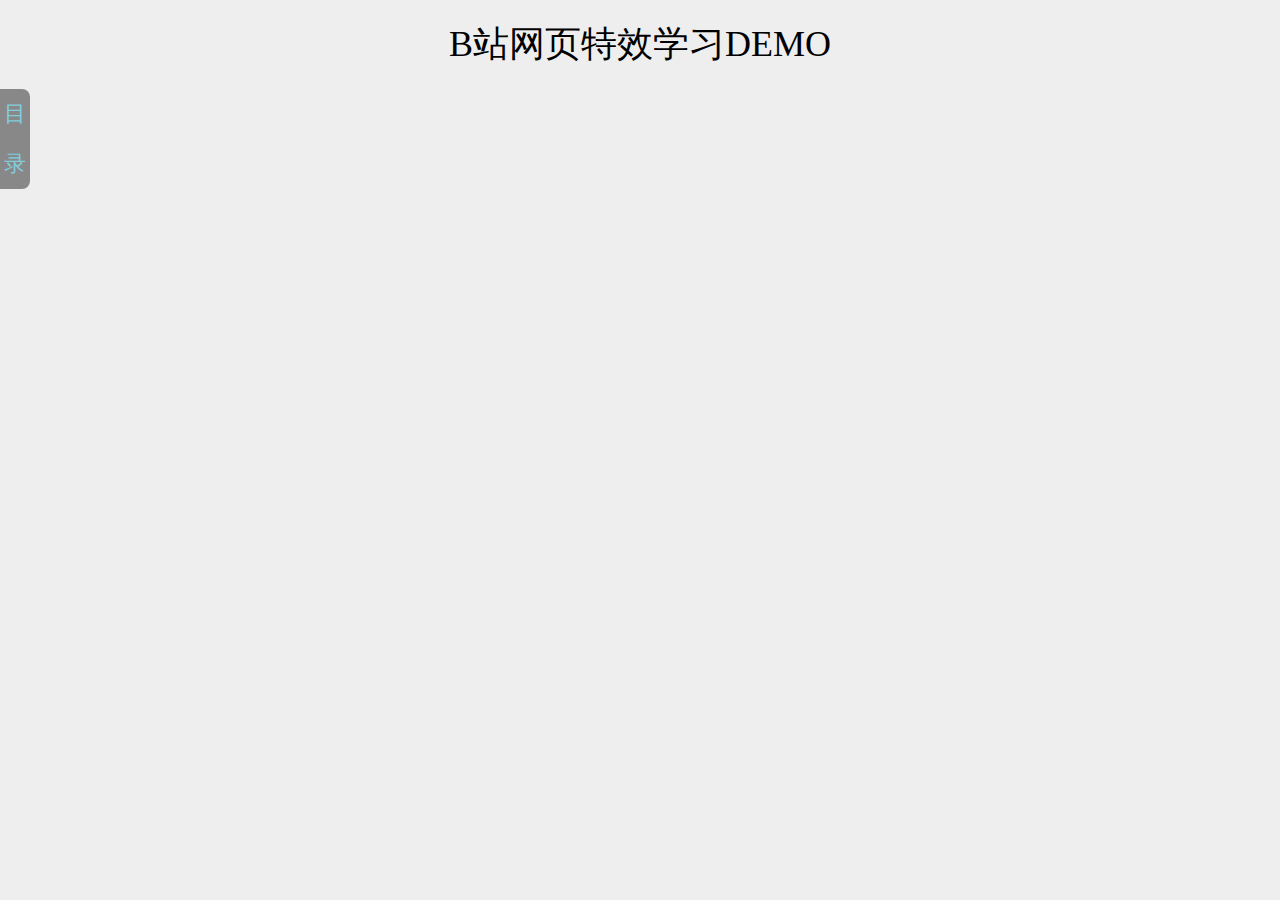
<file: Themes/index.html>
<!DOCTYPE html>
<html lang="en">
	<head>
		<meta charset="UTF-8" />
		<meta name="viewport" content="width=device-width, initial-scale=1.0" />
		<meta http-equiv="X-UA-Compatible" content="ie=edge" />
		<title>Login</title>
		<style>
			body {
				margin: 0;
				padding: 0;
				background: #eee;
				min-height: 100vh;
			}
			.title {
				margin: 0;
				padding: 20px;
				font-size: 36px;
				text-align: center;
			}
			.nav {
				min-height: 80vh;
				width: 180px;
				background: #888888;
				border-radius: 0 0 10px 0;
				display: flex;
				flex-direction: column;
				justify-content: space-around;
				align-items: stretch;
				transition: 0.4s;
				position: relative;
				left: -180px;
			}
			.nav::before {
				content: '目录';
				width: 30px;
				height: 100px;
				border-radius: 0 8px 8px 0;
				background: #888888;
				position: absolute;
				top: 0px;
				right: -30px;
				font-family: '宋体';
				font-size: 22px;
				text-align: center;
				line-height: 50px;
				color: #82ccdd;
			}
			.nav:hover {
				left: 0;
			}
			.btn {
				height: 40px;
				flex-grow: 1;
				display: flex;
				align-items: center;
				justify-content: center;
			}
			.btn a {
				color: #82ccdd;
				text-decoration: none;
				font-size: 16px;
				transition: 0.4s;
				font-family: '宋体';
			}
			.btn a:hover {
				font-size: 20px;
				color: white;
			}
		</style>
	</head>
	<body>
		<p class="title">B站网页特效学习DEMO</p>
		<div class="nav">
			<div class="btn"><a href="./src/Login.html">登录页</a></div>
			<div class="btn"><a href="./src/Loading1.html">加载效果</a></div>
			<div class="btn"><a href="./src/LayeredImage.html">分层图片</a></div>
			<div class="btn"><a href="./src/SearchBox.html">搜索框</a></div>
			<div class="btn"><a href="./src/SocialMediaButtons.html">社交按钮</a></div>
			<div class="btn"><a href="./src/FloatPhoto.html">图片悬浮效果</a></div>
			<div class="btn"><a href="./src/FlexLayout.html">自适应布局导航</a></div>
			<div class="btn"><a href="./src/FlexAlbum.html">自适相册</a></div>
			<div class="btn"><a href="./src/FlexCard.html">自适应卡片UI设计</a></div>
			<div class="btn"><a href="./src/GradientBorderEffects.html">荧光边框</a></div>
			<div class="btn"><a href="./src/Login1.html">登录页1</a></div>
			<div class="btn"><a href="./src/Testimonia.html">滑动评论列表</a></div>
			<div class="btn"><a href="./src/Login2.html">登录页2</a></div>
			<div class="btn"><a href="./src/Weathder.html">动态晴阴雨雪</a></div>
		</div>
	</body>
</html>
</file>
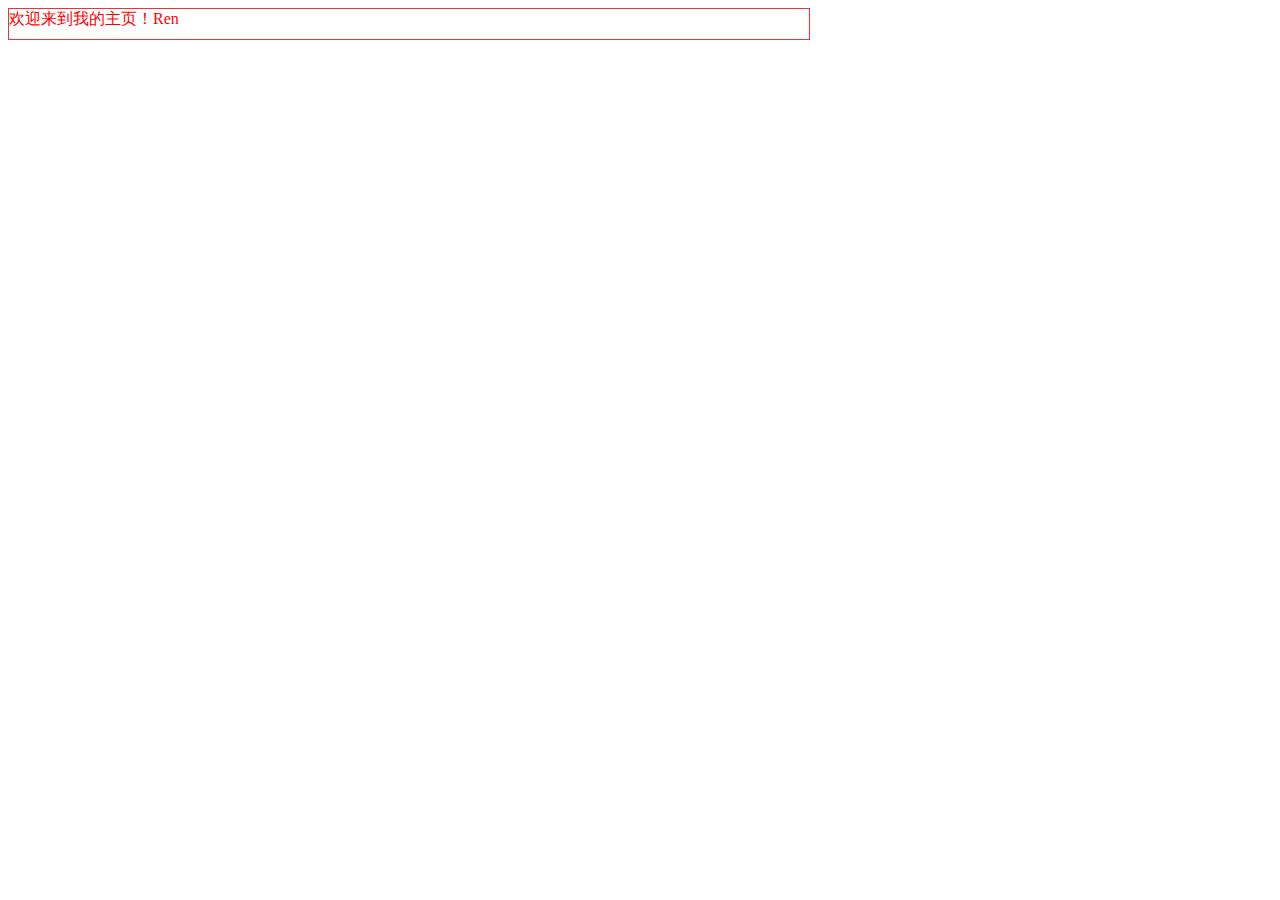
<file: test.html>
<html>
<head>
    <meta http-equiv="Content-Type" content="text/html; charset=utf-8" />
    <title>opooc</title>

</head>
<style >
div{
    width: 800px;
    height: 30px;
    border:1px
    solid #ef3333;
    color: red;
}
</style>
<body>
<div id = "test"></div>
<script >
    var text = "欢迎来到我的主页！RenChenghan - by PC Group";
    var num = text.length;

    var i =0;
    function show() {
        var shower = text.substr(0,i);
        document.getElementById("test").innerHTML = shower;
        i++;
        if(i + 1 >= num){
            clearInterval("done");
        }
    }
    var done=setInterval("show()",50);


</script>
</body>

</html>
</file>
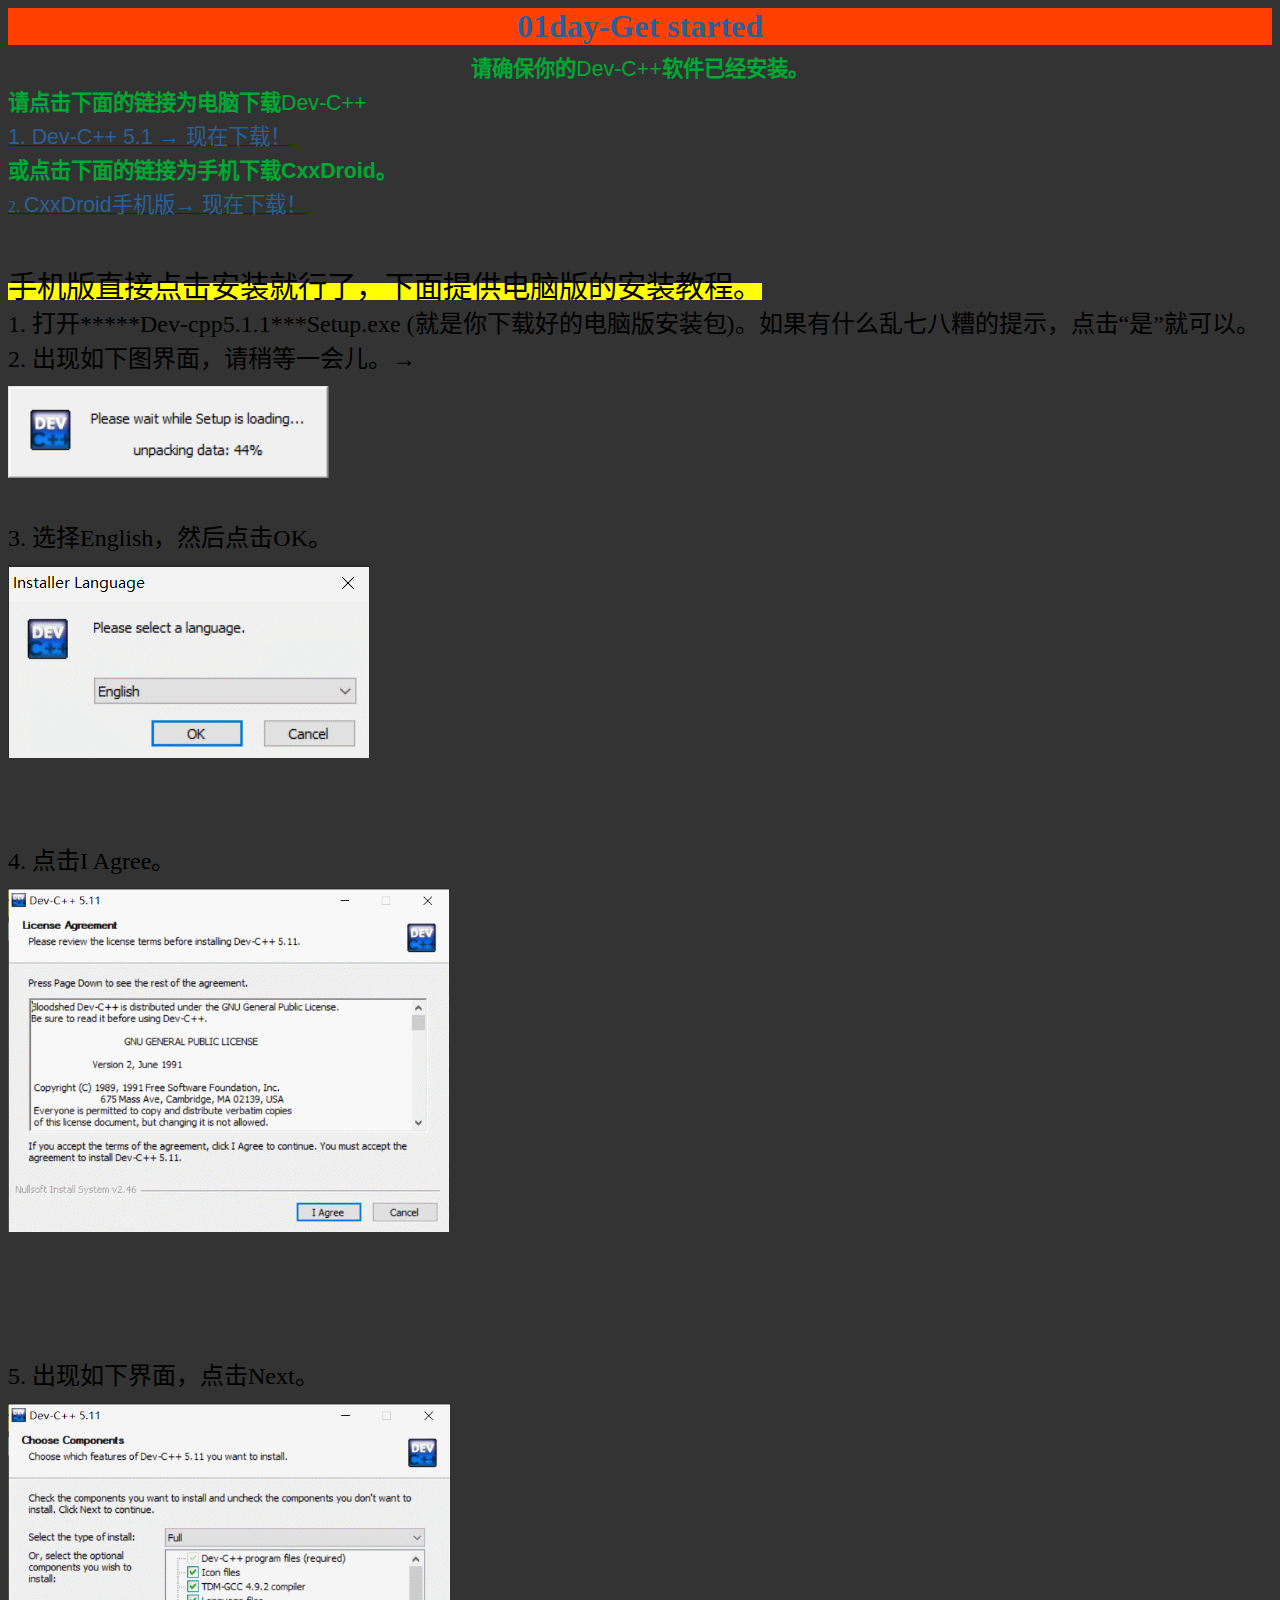
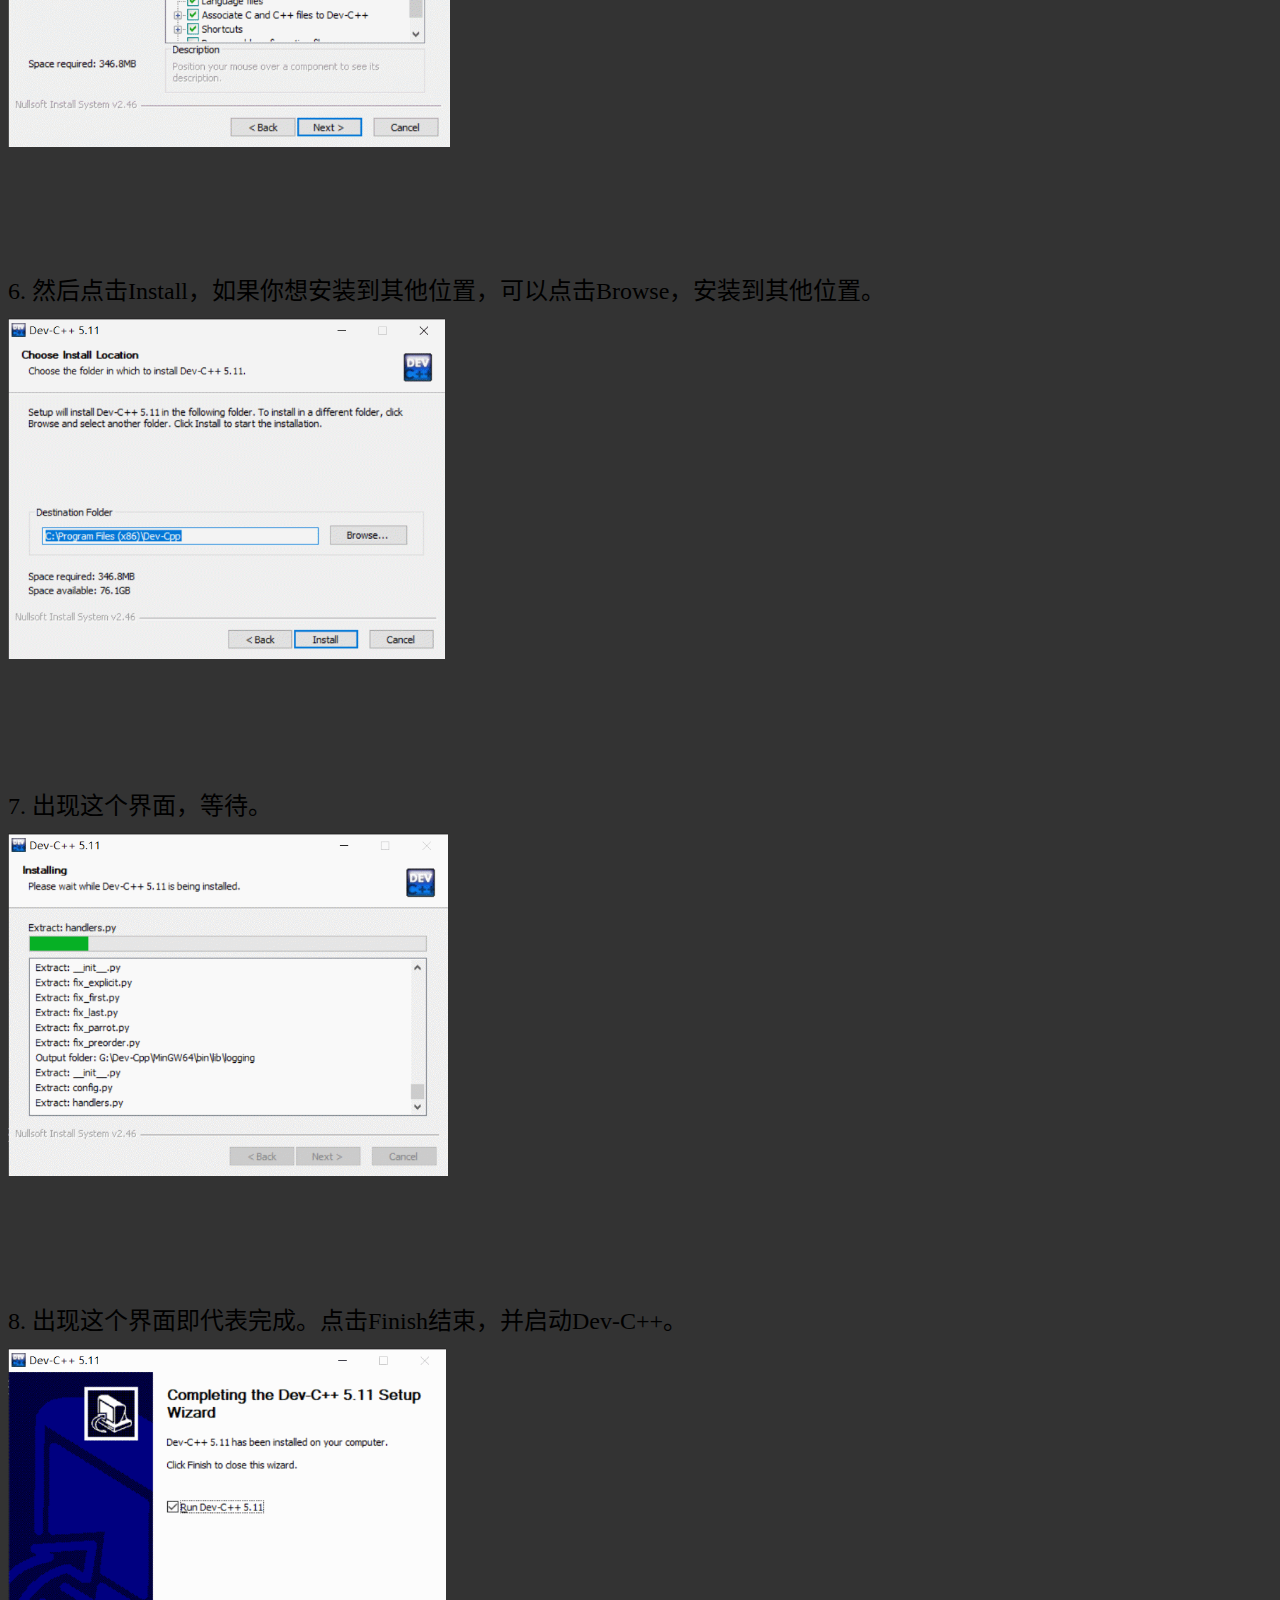
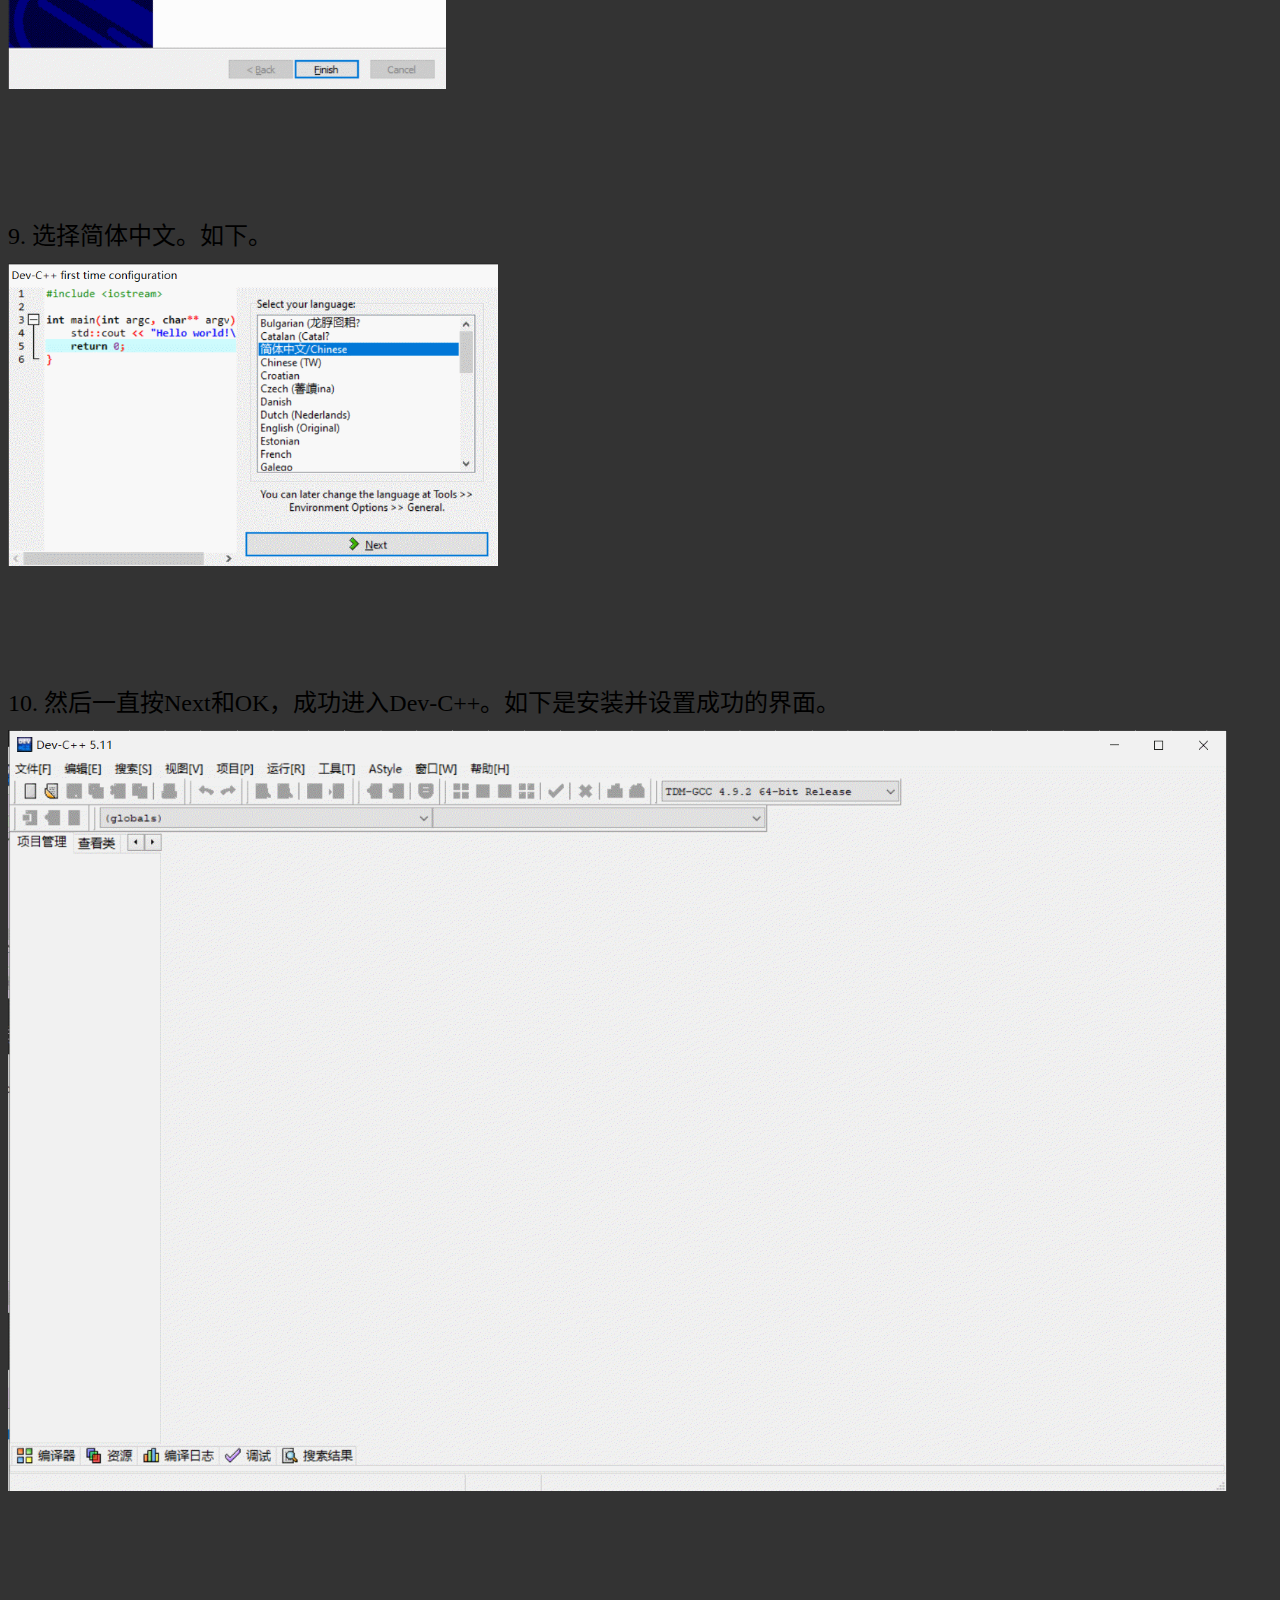
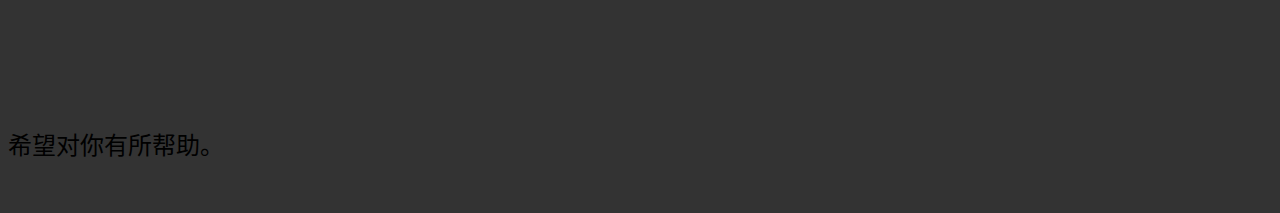
<file: day/01day.html>
<!DOCTYPE html>
<html>
<head>
	<meta http-equiv="content-type" content="text/html; charset=utf-8"/>
	<title>RenChenghan的主页 - 欢迎！</title>
	<meta name="generator" content="LibreOffice 7.5.4.2 (Windows)"/>
	<meta name="created" content="2023-11-11T12:06:05.945000000"/>
	<meta name="changed" content="2023-11-12T09:51:21.550000000"/>
	<style type="text/css">
		h1 { text-align: center; margin-top: 0.1cm; margin-bottom: 0.1cm; background: #ff4000 }
		h1.western { so-language: en-US }
		p { margin-bottom: 0.1cm; border: none; padding: 0cm }
	</style>
</head>
<body lang="zh-CN" bgcolor="#333333" dir="ltr"><h1 class="cjk"><font face="Noto Sans"><font size="6" style="font-size: 24pt"><span lang="en-US"><font color="#2a6099"><span style="text-decoration: none">01</span></font><font color="#2a6099"><span style="text-decoration: none">day-Get
started</span></font></span></font></font></h1>
<p align="center" style="line-height: 100%"><font color="#00a933"><font size="4" style="font-size: 16pt"><b>请确保你的</b></font><font face="Impact, sans-serif"><font size="4" style="font-size: 16pt"><span lang="en-US"><span style="font-weight: normal">Dev-C++</span></span></font></font><font size="4" style="font-size: 16pt"><b>软件已经安装。</b></font></font></p>
<p align="left" style="line-height: 100%"><font color="#00a933"><font size="4" style="font-size: 16pt"><b>请点击下面的链接为电脑下载</b></font><font face="Impact, sans-serif"><font size="4" style="font-size: 16pt"><span lang="en-US"><span style="font-weight: normal">Dev-C++</span></span></font></font></font></p>
<p style="line-height: 100%"><font face="Liberation Serif, serif"><span lang="en-US"><a href="https://sourceforge.net/projects/dev-cpp/files/latest/download"><font color="#2a6099"><span style="text-decoration: none"><font face="Arial, sans-serif"><font size="4" style="font-size: 16pt"><span lang="en-US">1.
Dev-C++ 5.1 → </span></font></font></span></font></span></font><font color="#2a6099"><span style="text-decoration: none"><font face="微软雅黑, sans-serif"><font size="4" style="font-size: 16pt">现在下载！</font></font></span></font></a></p>
<p style="line-height: 100%"><font color="#00a933"><font size="4" style="font-size: 16pt"><b>或点击下面的链接为手机下载</b></font><font face="Impact, sans-serif"><font size="4" style="font-size: 16pt"><span lang="en-US"><b>CxxDroid</b></span></font></font><font size="4" style="font-size: 16pt"><b>。</b></font></font></p>
<p style="line-height: 100%"><font face="Liberation Serif, serif"><span lang="en-US"><a href="http://ay1.313033.com:3000/apkrj/ru.iiec.cxxdroid.apk?key=201e3ecc64658ba3f5962a08e0ada487&amp;uskey=684a407df441e3b55251fc0b784c68f3"><font color="#2a6099"><span style="text-decoration: none">2.
</span></font><font color="#2a6099"><span style="text-decoration: none"><font face="Arial, sans-serif"><font size="4" style="font-size: 16pt">CxxDroid</font></font></span></font></span></font><font color="#2a6099"><span style="text-decoration: none"><font face="Arial, sans-serif"><font size="4" style="font-size: 16pt">手机版→
现在下载！</font></font></span></font></a></p>
<p style="line-height: 100%"><br/>
<br/>

</p>
<p style="line-height: 100%"><span style="background: #ffff00"><font size="6" style="font-size: 22pt">手机版直接点击安装就行了，下面提供电脑版的安装教程。</font></span></p>
<p style="line-height: 100%"><font face="Liberation Serif, serif"><font size="5" style="font-size: 18pt"><span lang="en-US"><span style="background: transparent">1.
</span></font></font><font size="5" style="font-size: 18pt">打开</font><font face="Liberation Serif, serif"><font size="5" style="font-size: 18pt"><span lang="en-US">*****Dev-cpp5.1.1***Setup.exe
(</span></font></font><font size="5" style="font-size: 18pt">就是你下载好的电脑版安装包</font><font face="Liberation Serif, serif"><font size="5" style="font-size: 18pt"><span lang="en-US">)</span></font></font><font size="5" style="font-size: 18pt">。如果有什么乱七八糟的提示，点击“是”就可以。</font></span></p>
<p style="line-height: 100%"><font face="Liberation Serif, serif"><font size="5" style="font-size: 18pt"><span lang="en-US"><span style="background: transparent">2.
</span></font></font><font size="5" style="font-size: 18pt">出现如下图界面，请稍等一会儿。→</font></span></p>
<p style="line-height: 100%"><img src="../png/Setup0.png" name="图像1" align="left" width="321" height="92" border="0"/>
<br/>
<br/>

</p>
<p style="line-height: 100%"><br/>
<br/>

</p>
<p style="line-height: 100%"><br/>
<br/>

</p>
<p style="line-height: 100%"><font face="Liberation Serif, serif"><font size="5" style="font-size: 18pt"><span lang="en-US"><span style="background: transparent">3.
</span></font></font><font size="5" style="font-size: 18pt">选择</font><font face="Liberation Serif, serif"><font size="5" style="font-size: 18pt"><span lang="en-US">English</span></font></font><font size="5" style="font-size: 18pt">，然后点击</font><font face="Liberation Serif, serif"><font size="5" style="font-size: 18pt"><span lang="en-US">OK</span></font></font><font size="5" style="font-size: 18pt">。</font></span></p>
<p style="line-height: 100%"><img src="01day_html_74218872763f4d8c.gif" name="图像2" align="left" width="361" height="193" border="0"/>
<br/>
<br/>

</p>
<p style="line-height: 100%"><br/>
<br/>

</p>
<p style="line-height: 100%"><br/>
<br/>

</p>
<p style="line-height: 100%"><br/>
<br/>

</p>
<p style="line-height: 100%"><br/>
<br/>

</p>
<p style="line-height: 100%"><br/>
<br/>

</p>
<p style="line-height: 100%"><font face="Liberation Serif, serif"><font size="5" style="font-size: 18pt"><span lang="en-US"><span style="background: transparent">4.
</span></font></font><font size="5" style="font-size: 18pt">点击</font><font face="Liberation Serif, serif"><font size="5" style="font-size: 18pt"><span lang="en-US">I
Agree</span></font></font><font size="5" style="font-size: 18pt">。</font></span></p>
<p style="line-height: 100%"><img src="01day_html_b5dd8178cfbf89ac.gif" name="图像3" align="left" width="441" height="344" border="0"/>
<br/>
<br/>

</p>
<p style="line-height: 100%"><br/>
<br/>

</p>
<p style="line-height: 100%"><br/>
<br/>

</p>
<p style="line-height: 100%"><br/>
<br/>

</p>
<p style="line-height: 100%"><br/>
<br/>

</p>
<p style="line-height: 100%"><br/>
<br/>

</p>
<p style="line-height: 100%"><br/>
<br/>

</p>
<p style="line-height: 100%"><br/>
<br/>

</p>
<p style="line-height: 100%"><br/>
<br/>

</p>
<p style="line-height: 100%"><br/>
<br/>

</p>
<p style="line-height: 100%"><font face="Liberation Serif, serif"><font size="5" style="font-size: 18pt"><span lang="en-US"><span style="background: transparent">5.
</span></font></font><font size="5" style="font-size: 18pt">出现如下界面，点击</font><font face="Liberation Serif, serif"><font size="5" style="font-size: 18pt"><span lang="en-US">Next</span></font></font><font size="5" style="font-size: 18pt">。</font></span></p>
<p style="line-height: 100%"><img src="01day_html_58a41d34ef9e4f02.gif" name="图像4" align="left" width="442" height="344" border="0"/>
<br/>
<br/>

</p>
<p style="line-height: 100%"><br/>
<br/>

</p>
<p style="line-height: 100%"><br/>
<br/>

</p>
<p style="line-height: 100%"><br/>
<br/>

</p>
<p style="line-height: 100%"><br/>
<br/>

</p>
<p style="line-height: 100%"><br/>
<br/>

</p>
<p style="line-height: 100%"><br/>
<br/>

</p>
<p style="line-height: 100%"><br/>
<br/>

</p>
<p style="line-height: 100%"><br/>
<br/>

</p>
<p style="line-height: 100%"><br/>
<br/>

</p>
<p style="line-height: 100%"><font face="Liberation Serif, serif"><font size="5" style="font-size: 18pt"><span lang="en-US"><span style="background: transparent">6.
</span></font></font><font size="5" style="font-size: 18pt">然后点击</font><font face="Liberation Serif, serif"><font size="5" style="font-size: 18pt"><span lang="en-US">Install</span></font></font><font size="5" style="font-size: 18pt">，如果你想安装到其他位置，可以点击</font><font face="Liberation Serif, serif"><font size="5" style="font-size: 18pt"><span lang="en-US">Browse</span></font></font><font size="5" style="font-size: 18pt">，安装到其他位置。</font></span></p>
<p style="line-height: 100%"><img src="01day_html_1141dd5083eda07d.gif" name="图像5" align="left" width="437" height="341" border="0"/>
<br/>
<br/>

</p>
<p style="line-height: 100%"><br/>
<br/>

</p>
<p style="line-height: 100%"><br/>
<br/>

</p>
<p style="line-height: 100%"><br/>
<br/>

</p>
<p style="line-height: 100%"><br/>
<br/>

</p>
<p style="line-height: 100%"><br/>
<br/>

</p>
<p style="line-height: 100%"><br/>
<br/>

</p>
<p style="line-height: 100%"><br/>
<br/>

</p>
<p style="line-height: 100%"><br/>
<br/>

</p>
<p style="line-height: 100%"><br/>
<br/>

</p>
<p style="line-height: 100%"><font face="Liberation Serif, serif"><font size="5" style="font-size: 18pt"><span lang="en-US"><span style="background: transparent">7.
</span></font></font><font size="5" style="font-size: 18pt">出现这个界面，等待。</font></span></p>
<p style="line-height: 100%"><img src="01day_html_8deb7d5bdb23a74b.gif" name="图像6" align="left" width="440" height="343" border="0"/>
<br/>
<br/>

</p>
<p style="line-height: 100%"><br/>
<br/>

</p>
<p style="line-height: 100%"><br/>
<br/>

</p>
<p style="line-height: 100%"><br/>
<br/>

</p>
<p style="line-height: 100%"><br/>
<br/>

</p>
<p style="line-height: 100%"><br/>
<br/>

</p>
<p style="line-height: 100%"><br/>
<br/>

</p>
<p style="line-height: 100%"><br/>
<br/>

</p>
<p style="line-height: 100%"><br/>
<br/>

</p>
<p style="line-height: 100%"><br/>
<br/>

</p>
<p style="line-height: 100%"><font face="Liberation Serif, serif"><font size="5" style="font-size: 18pt"><span lang="en-US"><span style="background: transparent">8.
</span></font></font><font size="5" style="font-size: 18pt">出现这个界面即代表完成。点击</font><font face="Liberation Serif, serif"><font size="5" style="font-size: 18pt"><span lang="en-US">Finish</span></font></font><font size="5" style="font-size: 18pt">结束，并启动</font><font face="Liberation Serif, serif"><font size="5" style="font-size: 18pt"><span lang="en-US">Dev-C++</span></font></font><font size="5" style="font-size: 18pt">。</font></span></p>
<p style="line-height: 100%"><img src="01day_html_4f688d5b9ae83c60.gif" name="图像7" align="left" width="438" height="341" border="0"/>
<br/>
<br/>

</p>
<p style="line-height: 100%"><br/>
<br/>

</p>
<p style="line-height: 100%"><br/>
<br/>

</p>
<p style="line-height: 100%"><br/>
<br/>

</p>
<p style="line-height: 100%"><br/>
<br/>

</p>
<p style="line-height: 100%"><br/>
<br/>

</p>
<p style="line-height: 100%"><br/>
<br/>

</p>
<p style="line-height: 100%"><br/>
<br/>

</p>
<p style="line-height: 100%"><br/>
<br/>

</p>
<p style="line-height: 100%"><br/>
<br/>

</p>
<p style="line-height: 100%"><font face="Liberation Serif, serif"><font size="5" style="font-size: 18pt"><span lang="en-US"><span style="background: transparent">9.
</span></font></font><font size="5" style="font-size: 18pt">选择简体中文。如下。</font></span></p>
<p style="line-height: 100%"><img src="01day_html_ac9412c81e9eaa9d.gif" name="图像8" align="left" width="490" height="303" border="0"/>
<br/>
<br/>

</p>
<p style="line-height: 100%"><br/>
<br/>

</p>
<p style="line-height: 100%"><br/>
<br/>

</p>
<p style="line-height: 100%"><br/>
<br/>

</p>
<p style="line-height: 100%"><br/>
<br/>

</p>
<p style="line-height: 100%"><br/>
<br/>

</p>
<p style="line-height: 100%"><br/>
<br/>

</p>
<p style="line-height: 100%"><br/>
<br/>

</p>
<p style="line-height: 100%"><br/>
<br/>

</p>
<p style="line-height: 100%"><font face="Liberation Serif, serif"><font size="5" style="font-size: 18pt"><span lang="en-US"><span style="background: transparent">10.
</span></font></font><font size="5" style="font-size: 18pt">然后一直按</font><font face="Liberation Serif, serif"><font size="5" style="font-size: 18pt"><span lang="en-US">Next</span></font></font><font size="5" style="font-size: 18pt">和</font><font face="Liberation Serif, serif"><font size="5" style="font-size: 18pt"><span lang="en-US">OK</span></font></font><font size="5" style="font-size: 18pt">，成功进入</font><font face="Liberation Serif, serif"><font size="5" style="font-size: 18pt"><span lang="en-US">Dev-C++</span></font></font><font size="5" style="font-size: 18pt">。如下是安装并设置成功的界面。</font></span></p>
<p style="line-height: 100%"><img src="01day_html_26f0cb6829cb2b41.gif" name="图像9" align="left" width="1219" height="761" border="0"/>
<br/>
<br/>

</p>
<p style="line-height: 100%"><br/>
<br/>

</p>
<p style="line-height: 100%"><br/>
<br/>

</p>
<p style="line-height: 100%"><br/>
<br/>

</p>
<p style="line-height: 100%"><br/>
<br/>

</p>
<p style="line-height: 100%"><br/>
<br/>

</p>
<p style="line-height: 100%"><br/>
<br/>

</p>
<p style="line-height: 100%"><br/>
<br/>

</p>
<p style="line-height: 100%"><br/>
<br/>

</p>
<p style="line-height: 100%"><br/>
<br/>

</p>
<p style="line-height: 100%"><br/>
<br/>

</p>
<p style="line-height: 100%"><br/>
<br/>

</p>
<p style="line-height: 100%"><br/>
<br/>

</p>
<p style="line-height: 100%"><br/>
<br/>

</p>
<p style="line-height: 100%"><br/>
<br/>

</p>
<p style="line-height: 100%"><br/>
<br/>

</p>
<p style="line-height: 100%"><br/>
<br/>

</p>
<p style="line-height: 100%"><br/>
<br/>

</p>
<p style="line-height: 100%"><br/>
<br/>

</p>
<p style="line-height: 100%"><br/>
<br/>

</p>
<p style="line-height: 100%"><br/>
<br/>

</p>
<p style="line-height: 100%"><span style="background: transparent"><font size="5" style="font-size: 18pt">希望对你有所帮助。</font></span></p>
<p style="line-height: 100%"><br/>
<br/>

</p>
</body>
</html>
</file>
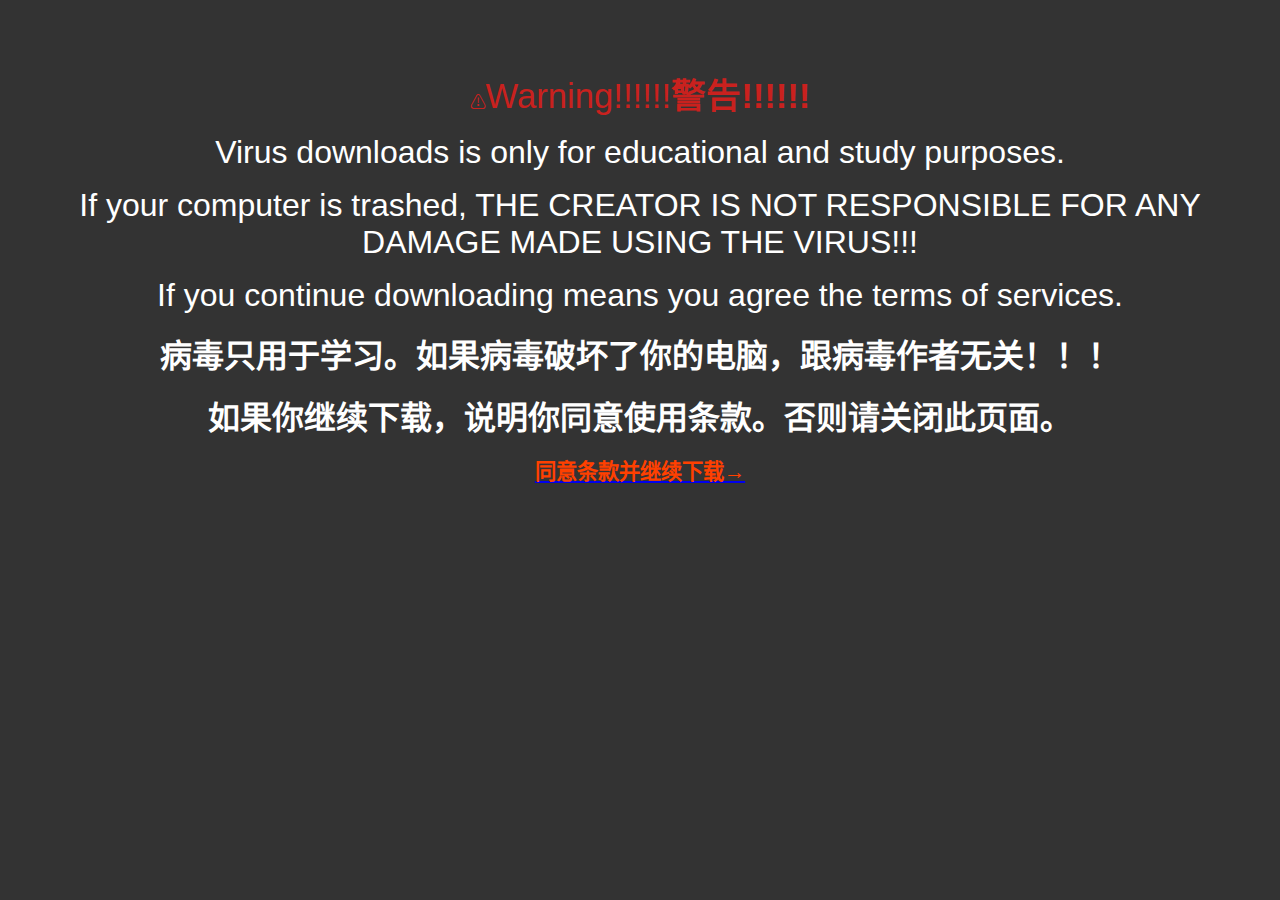
<file: html/downloadvirus.html>
<!DOCTYPE html>
<html>
<head>
	<meta http-equiv="content-type" content="text/html; charset=utf-8"/>
	<title></title>
	<meta name="generator" content="LibreOffice 7.5.4.2 (Windows)"/>
	<meta name="created" content="2023-11-11T19:38:00.466000000"/>
	<meta name="changed" content="2023-11-11T20:07:17.186000000"/>
</head>
<body lang="zh-CN" bgcolor="#333333" dir="ltr"><p align="center"><br/>
<br/>

</p>
<p align="center"><font color="#c9211e">⚠<font face="Liberation Serif, serif"><span lang="en-US"><font face="Arial Black, sans-serif"><font size="6" style="font-size: 26pt"><span lang="en-US">Warning!!!!!!</span></font></font></span></font><font face="Arial Black, sans-serif"><font size="6" style="font-size: 26pt"><b>警告</b></font></font><font face="Liberation Serif, serif"><span lang="en-US"><font face="Arial Black, sans-serif"><font size="6" style="font-size: 26pt"><span lang="en-US"><b>!!!!!!</b></span></font></font></span></font></font></p>
<p align="center"><font color="#ffffff"><font face="Arial Black, sans-serif"><font size="6" style="font-size: 24pt"><span lang="en-US">Virus
downloads is only for educational and study purposes.</span></font></font></font></p>
<p align="center"><font color="#ffffff"><font face="Arial Black, sans-serif"><font size="6" style="font-size: 24pt"><span lang="en-US">If
your computer is trashed, THE CREATOR IS NOT RESPONSIBLE FOR ANY
DAMAGE MADE USING THE VIRUS!!!</span></font></font></font></p>
<p align="center"><font color="#ffffff"><font face="Arial Black, sans-serif"><font size="6" style="font-size: 24pt"><span lang="en-US">If
you continue downloading means you agree the terms of services.</span></font></font></font></p>
<p align="center"><font color="#ffffff"><font face="Arial Black, sans-serif"><font size="6" style="font-size: 24pt"><b>病毒只用于学习。如果病毒破坏了你的电脑，跟病毒作者无关！！！</b></font></font></font></p>
<p align="center"><font color="#ffffff"><font face="Arial Black, sans-serif"><font size="6" style="font-size: 24pt"><b>如果你继续下载，说明你同意使用条款。否则请关闭此页面。</b></font></font></font></p>
<p align="center"><font color="#ffffff"><font size="4" style="font-size: 16pt"><b><a href="http://rch2010.github.io/html/bases.html"><font color="#ff4000">同意条款并继续下载→</font></a></b></font></font></p>
</body>
</html>
</file>
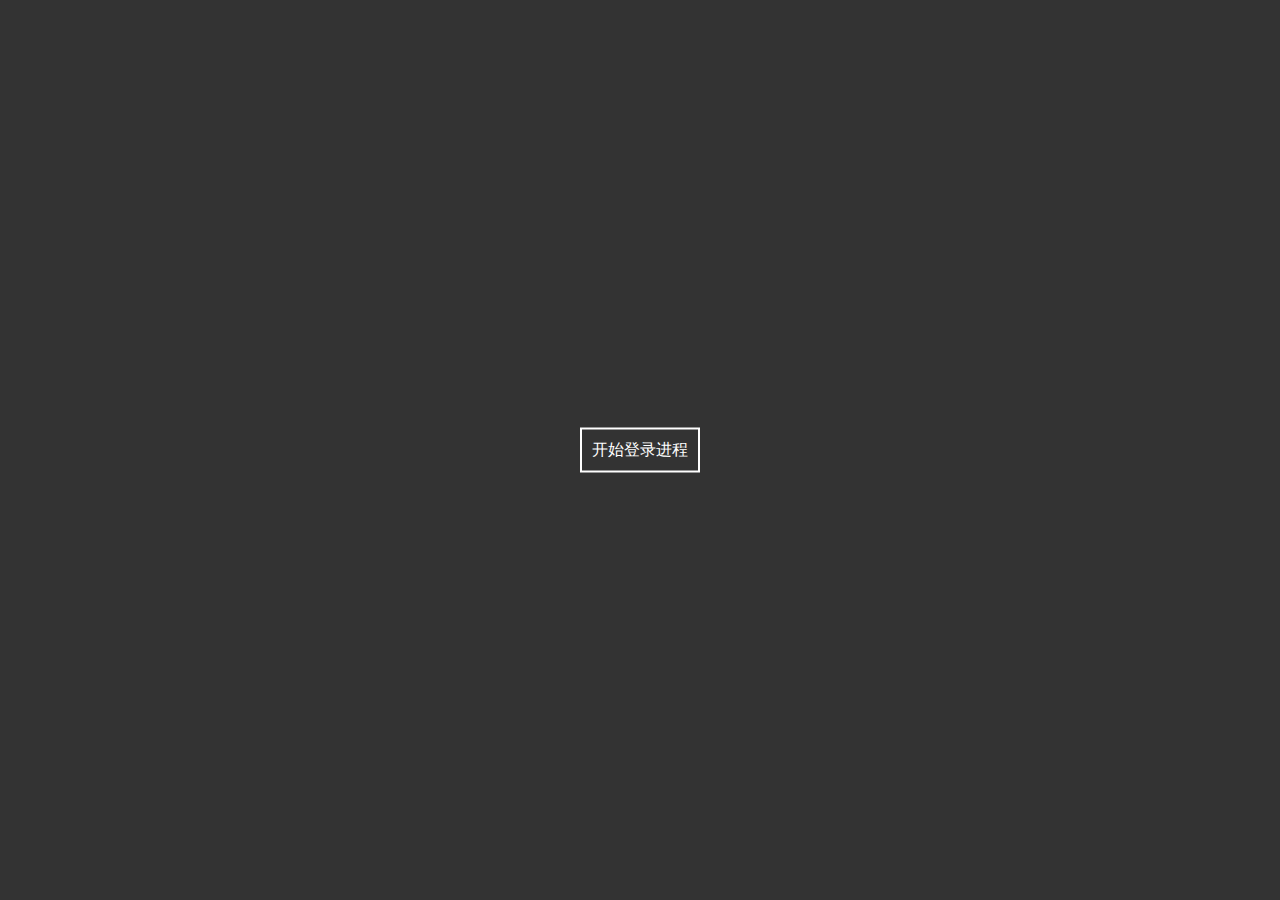
<file: html/login.html>
<!DOCTYPE html>
<html lang="cn">
	<head>
		<meta charset="UTF-8" />
		<meta name="viewport" content="width=device-width, initial-scale=1.0" />
		<meta http-equiv="X-UA-Compatible" content="ie=edge" />
		<title>RenChenghan's web -- Login Process</title>
		<style>
			* {
				font-family: 'montserrat', sans-serif;
			}
			body {
				margin: 0;
				padding: 0;
				background: #333;
			}
			.login-box {
				position: absolute;
				top: 0;
				left: -100%;
				width: 100%;
				height: 100vh; /* vh 视口高度 viewport height 百分比单位*/
				background-image: linear-gradient(
					45deg,
					#9fbaa8,
					#31354c
				); /*设置颜色渐变 方向(0deg垂直向上) 起点颜色 终点颜色*/
				transition: 0.4s; /*过度效果  property duration timing-function delay 默认属性:all 0 ease 0*/
			}
			.login-form {
				position: absolute;
				top: 50%;
				left: 50%;
				transform: translate(-50%, -50%); /*定义 2D 转换8 */
				color: white;
				text-align: center;
			}
			.login-form h1 {
				font-weight: 400;
				margin-top: 0;
			}
			.txtb {
				display: block;
				box-sizing: border-box;
				width: 240px;
				background: #ffffff28;
				border: 1px solid white;
				padding: 10px 20px;
				color: white;
				outline: none;
				margin: 10px 0;
				border-radius: 6px;
				text-align: center;
			}
			.login-btn {
				width: 240px;
				background: #2c3e50;
				border: 0;
				color: white;
				padding: 10px;
				border-radius: 6px;
				cursor: pointer;
			}
			.hide-login-btn {
				color: #000;
				position: absolute;
				top: 40px;
				right: 40px;
				cursor: pointer;
				font-size: 30px;
				opacity: 0.7;
				transform: rotate(45deg); /*定义 2D 转换8 */
			}
			.show-login-btn {
				position: absolute;
				top: 50%;
				left: 50%;
				transform: translate(-50%, -50%);
				color: white;
				border: 2px solid;
				padding: 10px;
				cursor: pointer;
			}
			.showed {
				left: 0;
			}
		</style>
	</head>
	<body>
		<div class="show-login-btn">
			开始登录进程
		</div>

		<div class="login-box">
			<div class="hide-login-btn">
				+
			</div>
			<form action="index.html" method="POST" class="login-form">
				<h1>欢迎</h1>
				<input class="txtb" type="text" name="" placeholder="用户名" />
				<input class="txtb" type="password" name="" placeholder="密码" />
				<input class="login-btn" type="submit" name="" value="登录" disabled />
			</form>
		</div>
		<script type="text/javascript">
			function hasClass(element, clssname) {
				return element.className.match(new RegExp('(\\s|^)' + clssname + '(\\s|$)'))
			}
			function addClass(element, clssname) {
				if (!this.hasClass(element, clssname)) element.className += ' ' + clssname
			}
			function removeClass(element, clssname) {
				if (hasClass(element, clssname)) {
					var reg = new RegExp('(\\s|^)' + clssname + '(\\s|$)')
					element.className = element.className.replace(reg, ' ')
				}
			}
			function toggleClass(element, clssname) {
				if (hasClass(element, clssname)) {
					removeClass(element, clssname)
				} else {
					addClass(element, clssname)
				}
			}
			var loginBox = document.getElementsByClassName('login-box')
			var showBtn = document.getElementsByClassName('show-login-btn')
			var hideBtn = document.getElementsByClassName('hide-login-btn')
			showBtn[0].addEventListener('click', function() {
				toggleClass(loginBox[0], 'showed')
			})
			hideBtn[0].addEventListener('click', function() {
				toggleClass(loginBox[0], 'showed')
			})
		</script>
	</body>
</html>
</file>
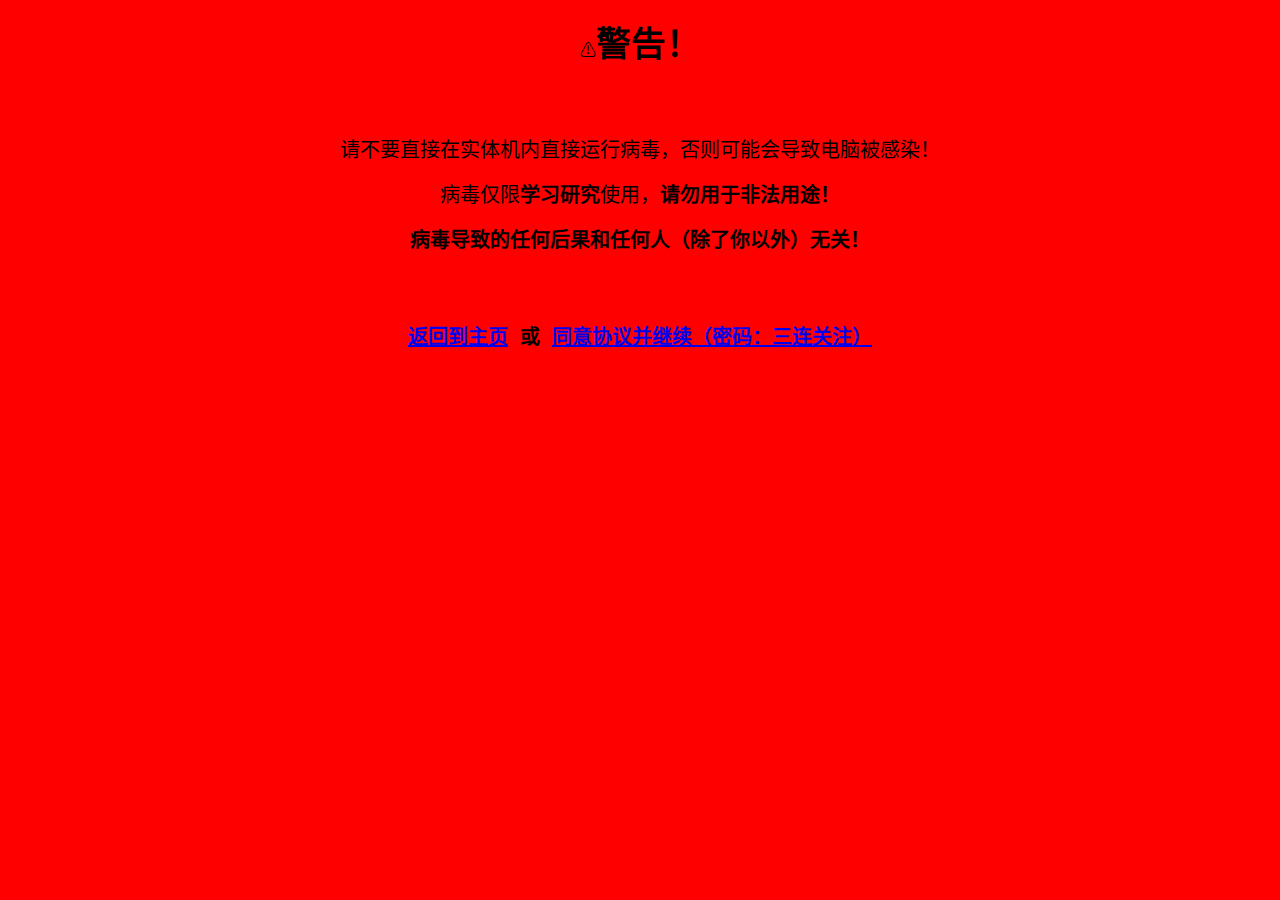
<file: html/VirWarning.html>
<!DOCTYPE html>
<html>
<head>
	<meta http-equiv="content-type" content="text/html; charset=utf-8"/>
	<title></title>
	<meta name="generator" content="LibreOffice 24.2.2.2 (Windows)"/>
	<meta name="created" content="2024-07-15T17:39:55.098000000"/>
	<meta name="changed" content="2024-07-15T17:47:03.479000000"/>
</head>
<body lang="zh-CN" bgcolor="#ff0000" dir="ltr"><p align="center">⚠<font face="黑体, monospace"><font size="6" style="font-size: 26pt"><b>警告！</b></font></font></p>
<p align="center"><br/>
<br/>

</p>
<p align="center" style="font-weight: normal"><font face="黑体, monospace"><font size="4" style="font-size: 15pt">请不要直接在实体机内直接运行病毒，否则可能会导致电脑被感染！</font></font></p>
<p align="center" style="font-weight: normal"><font face="黑体, monospace"><font size="4" style="font-size: 15pt">病毒仅限<b>学习研究</b>使用，<b>请勿用于非法用途！</b></font></font></p>
<p align="center"><font face="黑体, monospace"><font size="4" style="font-size: 15pt"><b>病毒导致的任何后果和任何人（除了你以外）无关！</b></font></font></p>
<p align="center"><br/>
<br/>

</p>
<p align="center"><font face="黑体, monospace"><font size="4" style="font-size: 15pt"><b><a href="https://rch2010.github.io/">返回到主页</a>
或 <a href="https://makerz.lanzouo.com/b00cr2u0dg">同意协议并继续（密码：三连关注）</a></b></font></font></p>
</body>
</html>
</file>
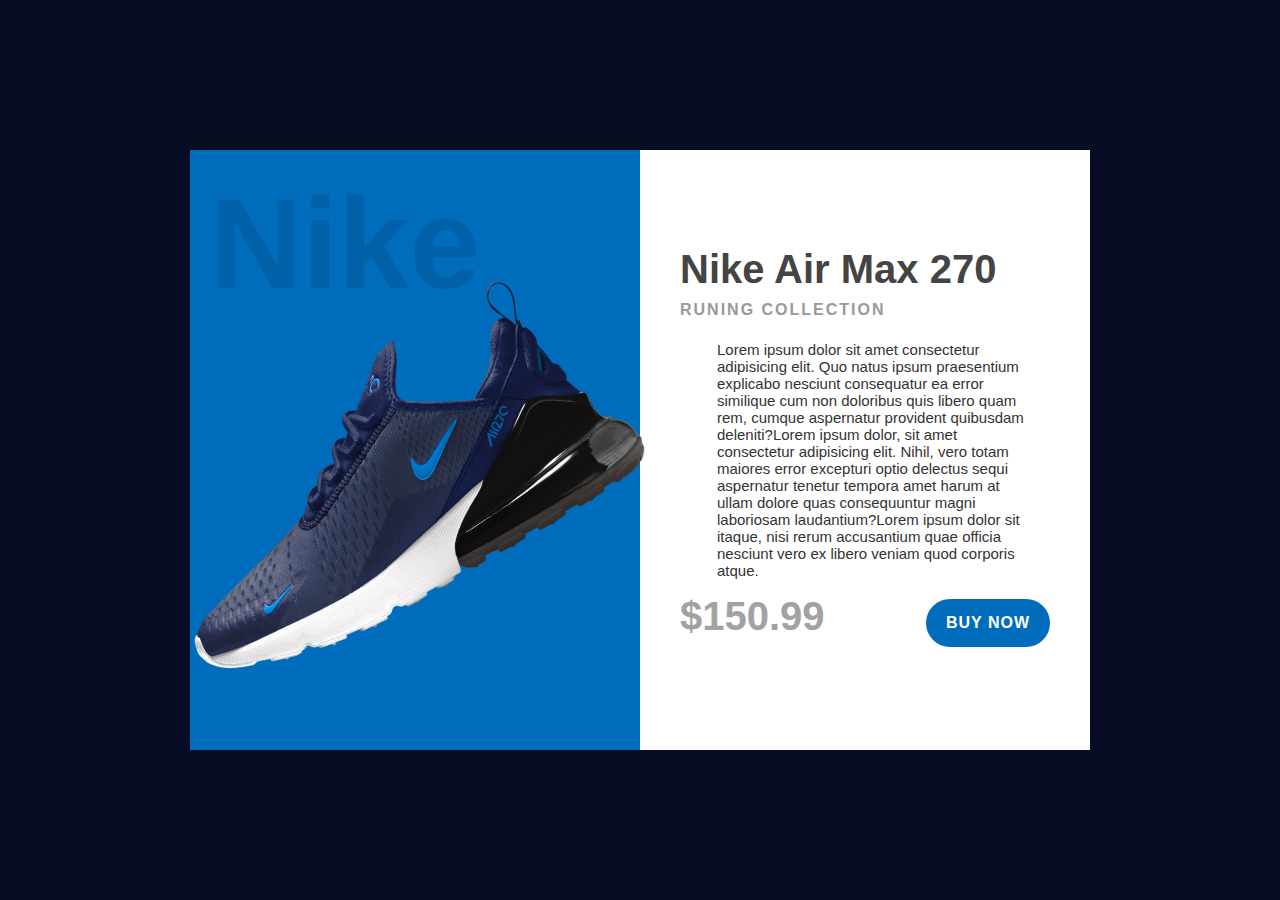
<file: Themes/src/FlexCard.html>
<!DOCTYPE html>
<html lang="en">
	<head>
		<meta charset="UTF-8" />
		<meta name="viewport" content="width=device-width, initial-scale=1.0" />
		<meta http-equiv="X-UA-Compatible" content="ie=edge" />
		<title>自适应卡片UI设计</title>
		<style>
			body {
				margin: 0;
				padding: 0;
				display: flex;
				justify-content: center;
				align-items: center;
				min-height: 100vh;
				font-family: 'Poppins', sans-serif;
				background: #070c24;
			}
			.container {
				position: relative;
				display: flex;
				flex-wrap: wrap;
				justify-content: space-between;
				width: 900px;
				height: 600px;
				background: #fff;
				margin: 20px;
			}
			.container .imgBx {
				position: relative;
				display: flex;
				justify-content: center;
				align-content: center;
				width: 50%;
				height: 100%;
				background: #006dbc;
			}

			.container .imgBx::before {
				content: 'Nike';
				position: absolute;
				top: 20px;
				left: 20px;
				color: #000;
				opacity: 0.1;
				font-size: 8em;
				font-weight: 800;
			}

			.container .imgBx img {
				position: relative;
				width: 700px;
				left: -50px;
				transform: rotate(-30deg);
			}
			.container .details {
				display: flex;
				justify-content: center;
				align-items: center;
				width: 50%;
				height: 100%;
				box-sizing: border-box;
				padding: 40px;
			}

			.container .details h2 {
				margin: 0;
				padding: 0;
				font-size: 2.5em;
				line-height: 0.8em;
				color: #444;
			}

			.container .details h2 span {
				font-size: 0.4em;
				text-transform: uppercase;
				letter-spacing: 2px;
				color: #999;
			}
			.container .details p {
				max-width: 85%;
				margin-left: 10%;
				color: #333;
				font-size: 15px;
			}
			.container .details h3 {
				margin: 0;
				padding: 0;
				font-size: 2.5em;
				color: #a2a2a2;
				float: left;
			}

			.container .details button {
				background: #006dbc;
				color: #fff;
				border: none;
				box-shadow: none;
				outline: none;
				padding: 15px 20px;
				margin-top: 5px;
				font-size: 16px;
				letter-spacing: 1px;
				text-transform: uppercase;
				font-weight: 600;
				border-radius: 40px;
				float: right;
				cursor: pointer;
			}

			@media (max-width: 1080px) {
				.container {
					height: auto;
				}
				.container .imgBx {
					padding: 40px;
					box-sizing: border-box;
					width: 100% !important;
					height: auto;
					text-align: center;
					overflow: hidden;
				}
				.container .imgBx img {
					left: initial;
					max-width: 100%;
					height: 90%;
					transform: rotate(0deg);
				}
				.details {
					width: 100% !important;
					height: auto;
					padding: 20px;
				}
				.container .details p {
					max-width: 100%;
					margin-left: 0;
				}
			}
		</style>
	</head>
	<body>
		<div class="container">
			<div class="imgBx">
				<img src="../images/下载.png" alt="" />
			</div>
			<div class="details">
				<div class="content">
					<h2>Nike Air Max 270<br /><span>Runing Collection</span></h2>
					<p>
						Lorem ipsum dolor sit amet consectetur adipisicing elit. Quo natus ipsum praesentium explicabo
						nesciunt consequatur ea error similique cum non doloribus quis libero quam rem, cumque
						aspernatur provident quibusdam deleniti?Lorem ipsum dolor, sit amet consectetur adipisicing
						elit. Nihil, vero totam maiores error excepturi optio delectus sequi aspernatur tenetur tempora
						amet harum at ullam dolore quas consequuntur magni laboriosam laudantium?Lorem ipsum dolor sit
						itaque, nisi rerum accusantium quae officia nesciunt vero ex libero veniam quod corporis atque.
					</p>
					<h3>$150.99</h3>
					<button>Buy now</button>
				</div>
			</div>
		</div>
	</body>
</html>
</file>
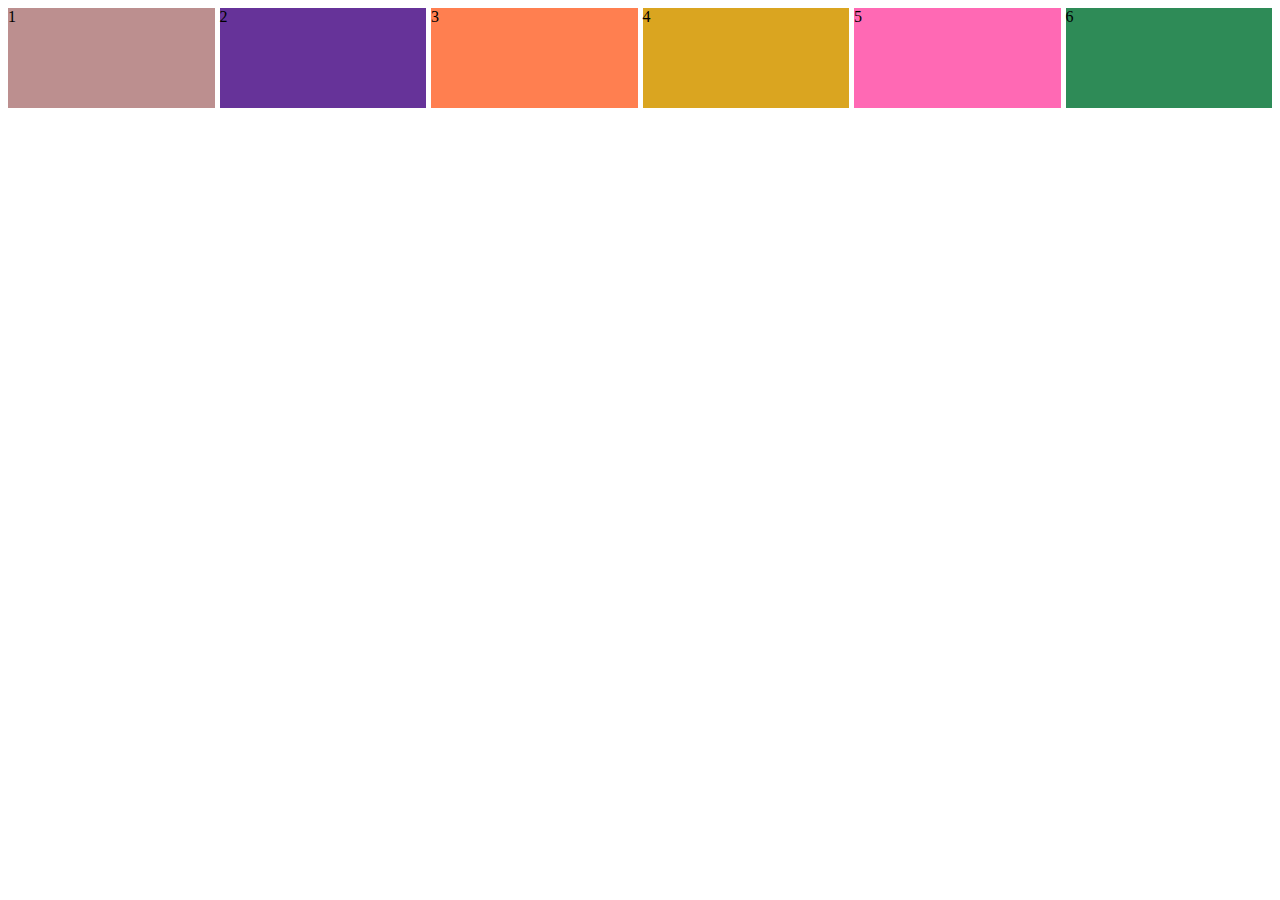
<file: Themes/src/FlexInOneLine.html>
<!DOCTYPE html>
<html lang="en">
	<head>
		<meta charset="UTF-8" />
		<meta name="viewport" content="width=device-width, initial-scale=1.0" />
		<meta http-equiv="X-UA-Compatible" content="ie=edge" />
		<title>一行代码实现响应式布局</title>
		<style>
			div {
				min-height: 100px;
			}
			.container {
				display: grid;
				grid-gap: 5px;
				grid-template-columns: repeat(auto-fit, minmax(100px, 1fr));
				grid-template-rows: repeat(2, 100px);
			}
		</style>
	</head>
	<body>
		<div class="container">
			<div style="background-color: rosybrown">1</div>
			<div style="background-color: rebeccapurple">2</div>
			<div style="background-color: coral">3</div>
			<div style="background-color: goldenrod">4</div>
			<div style="background-color: hotpink">5</div>
			<div style="background-color: seagreen">6</div>
		</div>
	</body>
</html>
</file>
